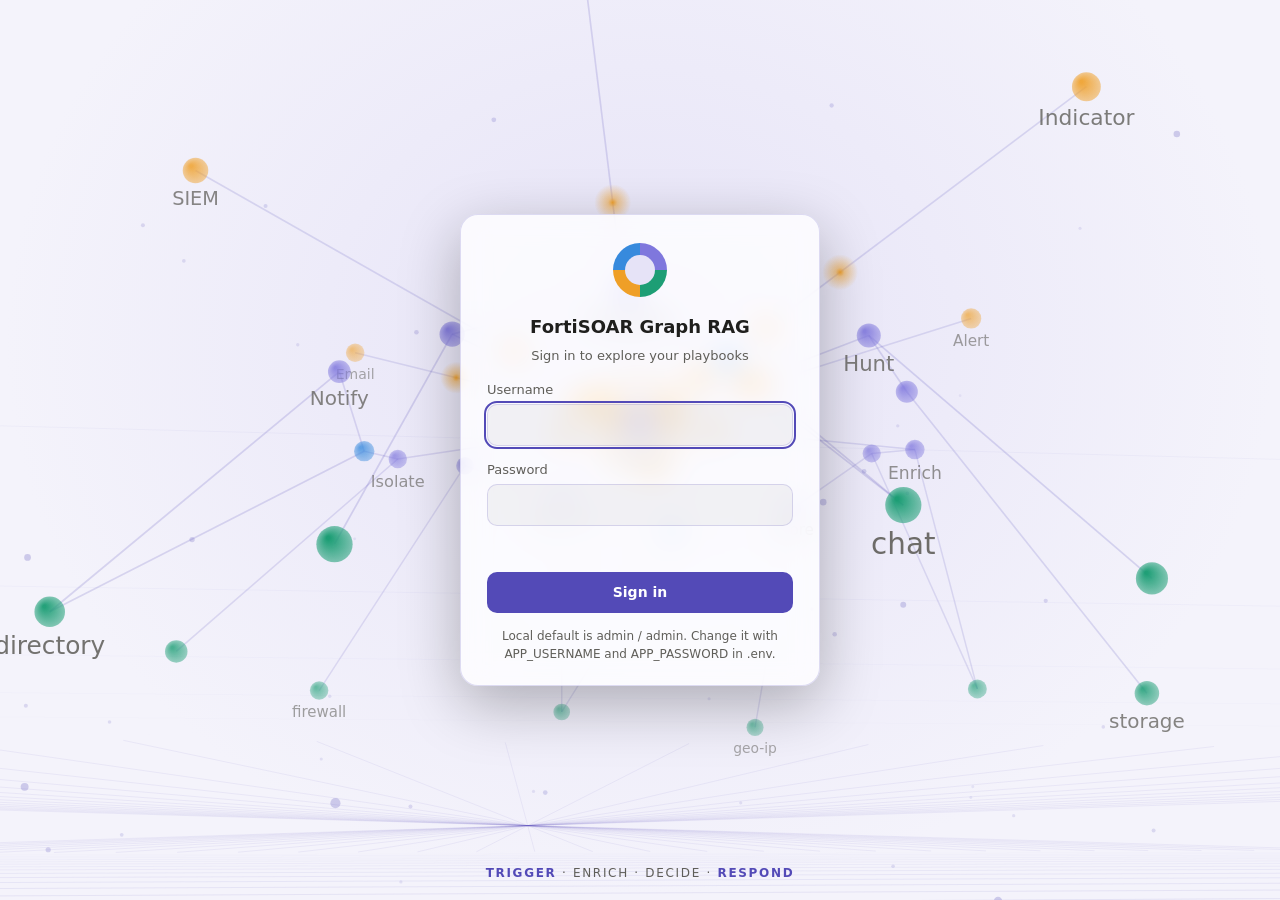
<file: app/static/login.html>
<!doctype html>
<html lang="en">
<head>
<meta charset="utf-8">
<meta name="viewport" content="width=device-width, initial-scale=1">
<link rel="icon" href="data:,">
<script>try{var t=localStorage.getItem("graphrag.theme");if(t==="light"||t==="dark")document.documentElement.dataset.theme=t}catch(e){}</script>
<title>Sign in · FortiSOAR Graph RAG</title>
<style>
  /* Everything is inline: the sign-in page loads before the app's static files are available. */
  :root { --bg: #f4f3fb; --bg2: #e6e3f7; --panel: rgba(255,255,255,.78); --text: #1f1f1d; --muted: #5f5e59; --border: rgba(83,74,183,.18);
          --accent: #534AB7; --accent-bg: #EEEDFE; --danger: #A32D2D; --c1: #7F77DD; --c2: #1D9E75; --c3: #EF9F27; --c4: #378ADD;
          --grid: 83,74,183; --link: 83,74,183; --glow: 239,159,39; color-scheme: light; }
  @media (prefers-color-scheme: dark) {
    :root:not([data-theme="light"]) { --bg: #0d0c1a; --bg2: #1b1838; --panel: rgba(30,29,40,.72); --text: #ecebe6; --muted: #a3a29c; --border: rgba(175,169,236,.22);
            --accent: #AFA9EC; --accent-bg: #2f2b55; --danger: #F09595; --grid: 175,169,236; --link: 175,169,236; --glow: 255,196,90; color-scheme: dark; }
  }
  :root[data-theme="dark"] { --bg: #0d0c1a; --bg2: #1b1838; --panel: rgba(30,29,40,.72); --text: #ecebe6; --muted: #a3a29c; --border: rgba(175,169,236,.22);
            --accent: #AFA9EC; --accent-bg: #2f2b55; --danger: #F09595; --grid: 175,169,236; --link: 175,169,236; --glow: 255,196,90; color-scheme: dark; }
  * { box-sizing: border-box; }
  body { margin: 0; min-height: 100vh; display: grid; place-items: center; color: var(--text); padding: 16px; overflow: hidden;
         font: 14px/1.5 system-ui, -apple-system, "Segoe UI", sans-serif;
         background: radial-gradient(ellipse at 50% 38%, var(--bg2), var(--bg) 70%); }
  #scene { position: fixed; inset: 0; width: 100%; height: 100%; display: block; }
  .tagline { position: fixed; left: 0; right: 0; bottom: 18px; text-align: center; color: var(--muted); font-size: 12px; letter-spacing: .14em;
             text-transform: uppercase; pointer-events: none; }
  .tagline b { color: var(--accent); font-weight: 600; }
  form { position: relative; width: 100%; max-width: 360px; background: var(--panel); border: 1px solid var(--border);
         border-radius: 18px; padding: 28px 26px 22px; display: flex; flex-direction: column; gap: 14px;
         backdrop-filter: blur(14px) saturate(1.2); -webkit-backdrop-filter: blur(14px) saturate(1.2);
         box-shadow: 0 18px 60px rgba(0,0,0,.28), 0 0 0 1px rgba(255,255,255,.04) inset; animation: rise .6s ease-out; }
  @keyframes rise { from { opacity: 0; transform: translateY(12px) scale(.98); } }
  .logo { width: 54px; height: 54px; border-radius: 50%; margin: 0 auto 2px; display: grid; place-items: center; position: relative;
          background: conic-gradient(var(--c1) 0 25%, var(--c2) 0 50%, var(--c3) 0 75%, var(--c4) 0); animation: turn 12s linear infinite; }
  .logo::after { content: ""; width: 30px; height: 30px; border-radius: 50%; background: var(--bg2); }
  @keyframes turn { to { transform: rotate(360deg); } }
  h1 { font-size: 18px; font-weight: 600; margin: 0; text-align: center; }
  .sub { color: var(--muted); font-size: 13px; text-align: center; margin-top: -8px; }
  label { display: flex; flex-direction: column; gap: 5px; font-size: 13px; color: var(--muted); }
  input { padding: 10px 12px; border-radius: 10px; border: 1px solid var(--border); background: rgba(127,127,127,.08); color: var(--text); font: inherit; }
  input:focus { outline: 2px solid var(--accent); outline-offset: 1px; }
  button { padding: 10px; border-radius: 10px; border: 0; background: var(--accent); color: #fff; font: inherit; font-weight: 600; cursor: pointer; }
  :root[data-theme="dark"] button { color: #1b1838; }
  @media (prefers-color-scheme: dark) { :root:not([data-theme="light"]) button { color: #1b1838; } }
  button:disabled { opacity: .6; cursor: wait; }
  .error { color: var(--danger); font-size: 13px; min-height: 18px; }
  .hint { color: var(--muted); font-size: 12px; text-align: center; }
  @media (prefers-reduced-motion: reduce) { .logo, form { animation: none; } }
</style>
</head>
<body>
<canvas id="scene" aria-hidden="true"></canvas>
<form id="form" novalidate>
  <div class="logo" aria-hidden="true"></div>
  <h1>FortiSOAR Graph RAG</h1>
  <div class="sub">Sign in to explore your playbooks</div>
  <label>Username <input id="username" name="username" autocomplete="username" autofocus></label>
  <label>Password <input id="password" name="password" type="password" autocomplete="current-password"></label>
  <div class="error" id="error" role="alert"></div>
  <button id="submit" type="submit">Sign in</button>
  <div class="hint">Local default is admin / admin. Change it with APP_USERNAME and APP_PASSWORD in .env.</div>
</form>
<div class="tagline" aria-hidden="true"><b>Trigger</b> · Enrich · Decide · <b>Respond</b></div>
<script>
const $ = id => document.getElementById(id);
["username", "password"].forEach(id => $(id).addEventListener("input", () => { $("error").textContent = ""; }));
$("form").addEventListener("submit", async e => {
  e.preventDefault();
  const username = $("username").value.trim(), password = $("password").value;
  if (!username || !password) { $("error").textContent = "Enter your username and password."; return; }
  $("submit").disabled = true;
  try {
    const res = await fetch("/auth/login", { method: "POST", headers: { "Content-Type": "application/json" },
                                             body: JSON.stringify({ username, password }) });
    const body = await res.json().catch(() => ({}));
    if (!res.ok) { $("error").textContent = body.detail || "Sign-in failed."; $("password").select(); return; }
    location.replace("/#home");
  } catch { $("error").textContent = "Can't reach the server."; }
  finally { $("submit").disabled = false; }
});

/* Background: a slowly turning 3D automation network drawn on a 2D canvas (own perspective projection, no library).
   Triggers feed the SOAR hub, the hub fans out to playbook steps, steps call connector actions; data packets travel
   the links in that direction and each node flashes as a packet arrives. A perspective grid scrolls underneath. */
(() => {
  const cv = $("scene"), ctx = cv.getContext("2d");
  const still = matchMedia("(prefers-reduced-motion: reduce)").matches;
  let W = 0, H = 0, dpr = 1, colors = {};
  const css = n => getComputedStyle(document.documentElement).getPropertyValue(n).trim();
  function readColors() {
    colors = { c1: css("--c1"), c2: css("--c2"), c3: css("--c3"), c4: css("--c4"), text: css("--text"), muted: css("--muted"),
               grid: css("--grid"), link: css("--link"), glow: css("--glow") };
  }
  function resize() {
    dpr = Math.min(2, devicePixelRatio || 1);
    W = innerWidth; H = innerHeight;
    cv.width = W * dpr; cv.height = H * dpr;
    ctx.setTransform(dpr, 0, 0, dpr, 0, 0);
    readColors();
  }

  // ---- the network (deterministic, so it looks the same every visit)
  let seed = 7;
  const rnd = () => (seed = (seed * 16807) % 2147483647) / 2147483647;
  const nodes = [], links = [];
  const add = (x, y, z, r, color, label) => (nodes.push({ x, y, z, r, color, label, flash: 0, out: [] }), nodes.length - 1);
  const link = (a, b) => { links.push({ a, b }); nodes[a].out.push(links.length - 1); };
  const ring = (n, radius, y, jitter, phase = 0) => Array.from({ length: n }, (_, i) => {
    const t = phase + i / n * Math.PI * 2;
    return [Math.cos(t) * radius + (rnd() - .5) * jitter, y + (rnd() - .5) * jitter, Math.sin(t) * radius + (rnd() - .5) * jitter];
  });
  function build() {
    const hub = add(0, 0, 0, 13, "c1", "SOAR");
    const triggers = ["Alert", "Incident", "Email", "SIEM", "EDR", "Indicator"];
    const steps = ["Enrich", "Lookup", "Score", "Decide", "Approve", "Contain", "Isolate", "Block", "Notify", "Ticket", "Update", "Close", "Hunt", "Report"];
    const actions = ["reputation", "geo-ip", "sandbox", "firewall", "endpoint", "directory", "mail purge", "chat", "case", "storage"];
    const T = ring(triggers.length, 330, -150, 40, .3).map((p, i) => add(...p, 7, "c3", triggers[i]));
    const S = ring(steps.length, 205, 10, 50).map((p, i) => add(...p, 6, i % 4 === 3 ? "c4" : "c1", i % 2 ? null : steps[i]));
    const C = ring(actions.length, 360, 170, 60, .5).map((p, i) => add(...p, 6.5, "c2", i % 2 ? actions[i] : null));
    T.forEach(t => link(t, hub));
    S.forEach((s, i) => { if (i % 3 === 0) link(hub, s); });
    S.forEach((s, i) => { if (i % 3 !== 2 && i + 1 < S.length) link(s, S[i + 1]); });
    S.forEach((s, i) => link(s, C[Math.floor(i * C.length / S.length)]));
    // a little ambient dust around the network
    for (let i = 0; i < 70; i++) add((rnd() - .5) * 1100, (rnd() - .5) * 700, (rnd() - .5) * 1100, 1.2, "dust", null);
  }
  build();
  const starts = links.map((l, i) => i).filter(i => nodes[links[i].b].label === "SOAR");  // packets start at the triggers
  const packets = Array.from({ length: 26 }, (_, i) => ({ link: starts[i % starts.length], t: rnd(), speed: .25 + rnd() * .25 }));

  // ---- camera
  let rotY = 0, tiltX = -.32, mx = 0, my = 0, px = 0, py = 0, gridShift = 0;
  addEventListener("pointermove", e => { mx = (e.clientX / W - .5); my = (e.clientY / H - .5); });
  function project(x, y, z) {
    const cy = Math.cos(rotY + px * .5), sy = Math.sin(rotY + px * .5);
    let X = x * cy - z * sy, Z = x * sy + z * cy;
    const ct = Math.cos(tiltX + py * .25), st = Math.sin(tiltX + py * .25);
    let Y = y * ct - Z * st; Z = y * st + Z * ct;
    const dist = 900, f = Math.min(W * .95, H * 1.35), s = f / (Z + dist);  // fills wide screens around the card
    return { x: W / 2 + X * s, y: H * .47 + Y * s, s, z: Z };
  }
  const rgba = (rgb, a) => `rgba(${rgb},${a})`;
  const hexA = (hex, a) => {
    const n = parseInt(hex.replace("#", ""), 16);
    return Number.isFinite(n) ? `rgba(${n >> 16},${(n >> 8) & 255},${n & 255},${a})` : hex;
  };

  function grid() {  // perspective floor that scrolls towards the viewer
    const y = 330, span = 1600, step = 110;
    ctx.lineWidth = 1;
    for (let gx = -span; gx <= span; gx += step) {
      const a = project(gx, y, -span), b = project(gx, y, span);
      ctx.strokeStyle = rgba(colors.grid, .07); ctx.beginPath(); ctx.moveTo(a.x, a.y); ctx.lineTo(b.x, b.y); ctx.stroke();
    }
    for (let gz = -span + (gridShift % step); gz <= span; gz += step) {
      const a = project(-span, y, gz), b = project(span, y, gz);
      const fade = Math.max(0, Math.min(1, (span - Math.abs(gz)) / span));
      ctx.strokeStyle = rgba(colors.grid, .1 * fade); ctx.beginPath(); ctx.moveTo(a.x, a.y); ctx.lineTo(b.x, b.y); ctx.stroke();
    }
  }
  function frame(now) {
    const dt = Math.min(.05, (now - (frame.last || now)) / 1000);
    frame.last = now;
    if (!still) { rotY += dt * .07; gridShift += dt * 40; }
    px += (mx - px) * .04; py += (my - py) * .04;
    ctx.clearRect(0, 0, W, H);
    grid();
    const P = nodes.map(n => project(n.x, n.y, n.z));
    const depth = p => Math.max(.15, Math.min(1, 1.15 - (p.z + 500) / 1300));  // far = fainter
    // links
    for (const l of links) {
      const a = P[l.a], b = P[l.b], d = (depth(a) + depth(b)) / 2;
      ctx.strokeStyle = rgba(colors.link, .16 * d + .04); ctx.lineWidth = .8 + d;
      ctx.beginPath(); ctx.moveTo(a.x, a.y); ctx.lineTo(b.x, b.y); ctx.stroke();
    }
    // packets: travel source -> target, then carry on along one of the target's outgoing links
    for (const k of packets) {
      if (!still) k.t += dt * k.speed;
      if (k.t >= 1) {
        const l = links[k.link], next = nodes[l.b].out;
        nodes[l.b].flash = 1;
        k.t = 0;
        k.link = next.length ? next[Math.floor(rnd() * next.length)] : starts[Math.floor(rnd() * starts.length)];
      }
      const l = links[k.link], a = P[l.a], b = P[l.b];
      const x = a.x + (b.x - a.x) * k.t, y = a.y + (b.y - a.y) * k.t, d = (depth(a) + depth(b)) / 2, r = 2 + 3 * d;
      const g = ctx.createRadialGradient(x, y, 0, x, y, r * 4);
      g.addColorStop(0, rgba(colors.glow, .95)); g.addColorStop(.25, rgba(colors.glow, .5)); g.addColorStop(1, rgba(colors.glow, 0));
      ctx.fillStyle = g; ctx.beginPath(); ctx.arc(x, y, r * 4, 0, Math.PI * 2); ctx.fill();
    }
    // nodes, far to near
    const order = nodes.map((n, i) => i).sort((i, j) => P[j].z - P[i].z);
    ctx.textAlign = "center";
    for (const i of order) {
      const n = nodes[i], p = P[i], d = depth(p);
      if (n.color === "dust") { ctx.fillStyle = rgba(colors.grid, .25 * d); ctx.beginPath(); ctx.arc(p.x, p.y, n.r * p.s * 1.4, 0, Math.PI * 2); ctx.fill(); continue; }
      const base = colors[n.color], r = n.r * p.s * 1.25;
      if (n.flash > 0) {  // arrival flash
        ctx.fillStyle = rgba(colors.glow, .35 * n.flash);
        ctx.beginPath(); ctx.arc(p.x, p.y, r * (1.8 + 1.6 * (1 - n.flash)), 0, Math.PI * 2); ctx.fill();
        if (!still) n.flash = Math.max(0, n.flash - dt * 1.6);
      }
      const g = ctx.createRadialGradient(p.x - r * .35, p.y - r * .35, r * .1, p.x, p.y, r);
      g.addColorStop(0, hexA(base, .95 * d + .05)); g.addColorStop(1, hexA(base, .55 * d));
      ctx.fillStyle = g; ctx.beginPath(); ctx.arc(p.x, p.y, r, 0, Math.PI * 2); ctx.fill();
      if (n.label && d > .35) {
        ctx.font = `${n.label === "SOAR" ? 600 : 500} ${Math.max(9, 11 * p.s * 1.2)}px system-ui, sans-serif`;
        ctx.fillStyle = hexA(colors.muted, .9 * d);
        ctx.fillText(n.label, p.x, p.y + r + 12 * p.s + 4);
      }
    }
    if (!still) requestAnimationFrame(frame);
  }
  resize();
  addEventListener("resize", () => { resize(); if (still) frame(performance.now()); });
  matchMedia("(prefers-color-scheme: dark)").addEventListener("change", readColors);
  requestAnimationFrame(frame);
})();
</script>
</body>
</html>
</file>
